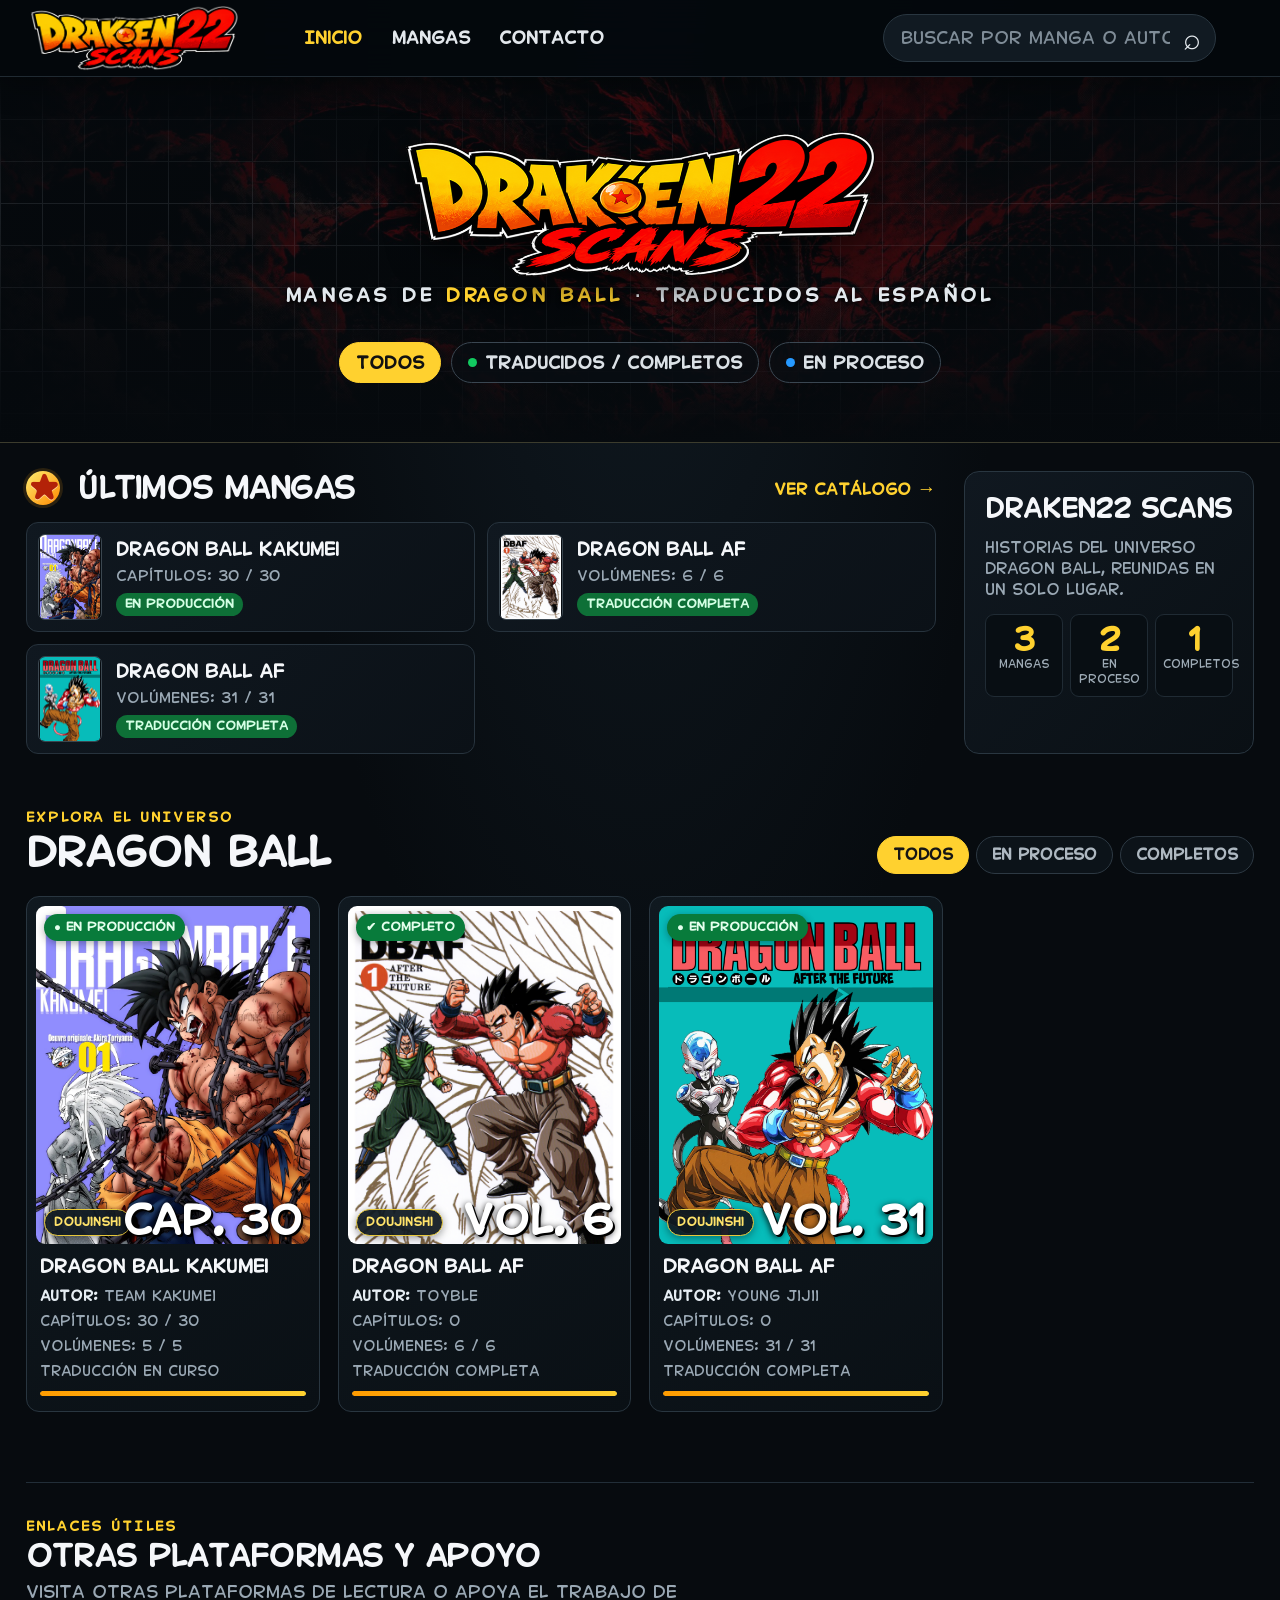
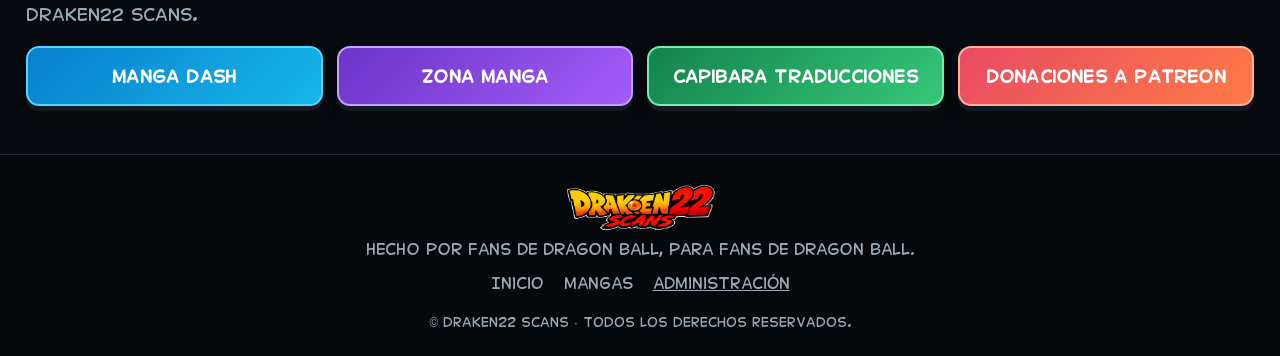
<file: index.html>
<!-- DRAKEN22 SCANS: página principal. Aquí se organiza la estructura visible; el aspecto está en styles.css y la lógica en app.js. -->
<!doctype html>
<html lang="es">

<head>
  <meta charset="utf-8">
  <meta name="viewport" content="width=device-width, initial-scale=1">
  <meta name="theme-color" content="#070b0f">
  <title>Draken22 Scans — Manga de Dragon Ball en español</title>
  <meta name="description" content="Explora mangas y fanmangas de Dragon Ball en español y encuentra dónde leerlos.">
  <meta property="og:title" content="Draken22 Scans">
  <meta property="og:description" content="Mangas y fanmangas de Dragon Ball en español y enlaces para leerlos.">
  <meta property="og:type" content="website">
  <link rel="icon" href="assets/favicon.ico">
  <link rel="stylesheet" href="styles.css">
  <script src="catalogo.js" defer></script>
  <script src="app.js" defer></script>
</head>

<body>
  <!-- NAVEGACIÓN: logo, enlaces Inicio/Mangas/Contacto, búsqueda y acciones de administración. -->
  <nav class="topnav">
    <div class="nav-inner wrap">
      <a class="brand" href="index.html" aria-label="Draken22 Scans, inicio"><img src="assets/logo-draken22.png"
          alt="Draken22 Scans"></a>
      <div class="nav-links"><a class="nav-link active" href="#inicio">Inicio</a><a class="nav-link"
          href="#catalogo">Mangas</a><a
          class="nav-link" href="#footer">Contacto</a></div>
      <label class="nav-search"><span class="sr-only">Buscar mangas</span><input id="search" class="field search"
          placeholder="Buscar por manga o autor..." aria-label="Buscar por manga o autor"><span class="search-icon"
          aria-hidden="true">⌕</span></label>
      <div class="nav-actions"><button id="add-manga" class="btn-secondary hidden">＋ Agregar manga</button><button
          id="sign-out" class="link-button hidden">Salir</button></div>
    </div>
  </nav>

  <!-- PORTADA PRINCIPAL: imagen de fondo, logo, lema y filtros rápidos del catálogo. -->
  <header id="inicio" class="hero">
    <img class="hero-bg" src="assets/hero.jpg" alt="" aria-hidden="true">
    <div class="hero-overlay"></div>
    <div class="hero-grid"></div>
    <div class="hero-content wrap">
      <img class="hero-logo" src="assets/logo-draken22.png" alt="Draken22 Scans">
      <p class="hero-subtitle">MANGAS DE <strong>DRAGON BALL</strong> · TRADUCIDOS AL ESPAÑOL</p>
      <div class="hero-pills" role="group" aria-label="Filtrar mangas"><button class="pill pill-active"
          data-filter="todos">Todos</button><button class="pill" data-filter="completo"><span
            class="status-dot green"></span> Traducidos / completos</button><button class="pill"
          data-filter="produccion"><span class="status-dot blue"></span> En proceso</button></div>
      
    </div>

  </header>

  <!-- RESUMEN: últimos mangas y contadores generales. app.js rellena estos espacios. -->
  <section class="updates wrap" aria-labelledby="updates-title">
    <div class="updates-main">
      <div class="section-heading">
        <h2 id="updates-title" class="section-title"><span class="dragon-icon">★</span> Últimos mangas</h2><a
          class="see-all" href="#catalogo">Ver catálogo <span>→</span></a>
      </div>
      <div id="updates-list" class="updates-grid">
        <p class="muted">Cargando mangas…</p>
      </div>
    </div>
    <aside class="stats panel">
      <h3>Draken22 Scans</h3>
      <p class="stats-intro">Historias del universo Dragon Ball, reunidas en un solo lugar.</p>
      <div class="stats-row">
        <div class="stat-box"><b id="count-all" class="stat-num">0</b><span class="stat-label">Mangas</span></div>
        <div class="stat-box"><b id="count-prod" class="stat-num">0</b><span class="stat-label">En proceso</span></div>
        <div class="stat-box"><b id="count-done" class="stat-num">0</b><span class="stat-label">Completos</span></div>
      </div>
    </aside>
  </section>

  <!-- CATÁLOGO: aquí se dibujan las tarjetas de mangas desde catalogo.js mediante app.js. -->
  <main id="catalogo" class="wrap catalog">
    <div class="catalog-heading">
      <div>
        <p class="eyebrow">EXPLORA EL UNIVERSO</p>
        <h2 class="section-title catalog-title">Dragon Ball</h2>
      </div>
      <div class="tabs" role="group" aria-label="Filtrar catálogo"><button class="tab tab-active"
          data-filter="todos">Todos</button><button class="tab" data-filter="produccion">En proceso</button><button
          class="tab" data-filter="completo">Completos</button></div>
    </div>
    <div id="catalog-grid" class="catalog-grid">
      <p class="muted">Cargando catálogo…</p>
    </div>
  </main>

  <!-- BOTONES EXTERNOS INDEPENDIENTES: cambia el texto y href de cada enlace aquí. No forman parte de las fichas de manga. -->
  <section class="platform-section wrap" id="otras-plataformas" aria-labelledby="platform-title">
    <div class="section-heading">
      <div>
        <p class="eyebrow">ENLACES ÚTILES</p>
        <h2 id="platform-title" class="section-title">Otras plataformas y apoyo</h2>
        <p class="platform-intro">Visita otras plataformas de lectura o apoya el trabajo de Draken22 Scans.</p>
      </div>
    </div>
    <div class="platform-directory" aria-label="Enlaces a otras plataformas">
      <a class="platform-button" href="https://mangadash.com/" target="_blank" rel="noopener noreferrer">Manga Dash</a>
      <a class="platform-button" href="https://zonatmo.com/" target="_blank" rel="noopener noreferrer">Zona Manga</a>
      <a class="platform-button" href="https://capibaratraducciones.com/" target="_blank" rel="noopener noreferrer">Capibara Traducciones</a>
      <a class="platform-button platform-patreon" href="https://www.patreon.com/" target="_blank" rel="noopener noreferrer">Donaciones a Patreon</a>
    </div>
  </section>
<!-- PIE DE PÁGINA: información de contacto y créditos del sitio. -->
<footer id="footer" class="footer"><img src="assets/logo-draken22.png" alt="Draken22 Scans" class="footer-logo">
    <p>Hecho por fans de Dragon Ball, para fans de Dragon Ball.</p>
    <div class="footer-links"><a href="#inicio">Inicio</a><a href="#catalogo">Mangas</a><a id="team-link"
        class="link-button" href="administrar.html">Administración</a></div><small>© Draken22 Scans · Todos los derechos
      reservados.</small>
  </footer>
  <div id="modal-root"></div>
</body>

</html>
</file>
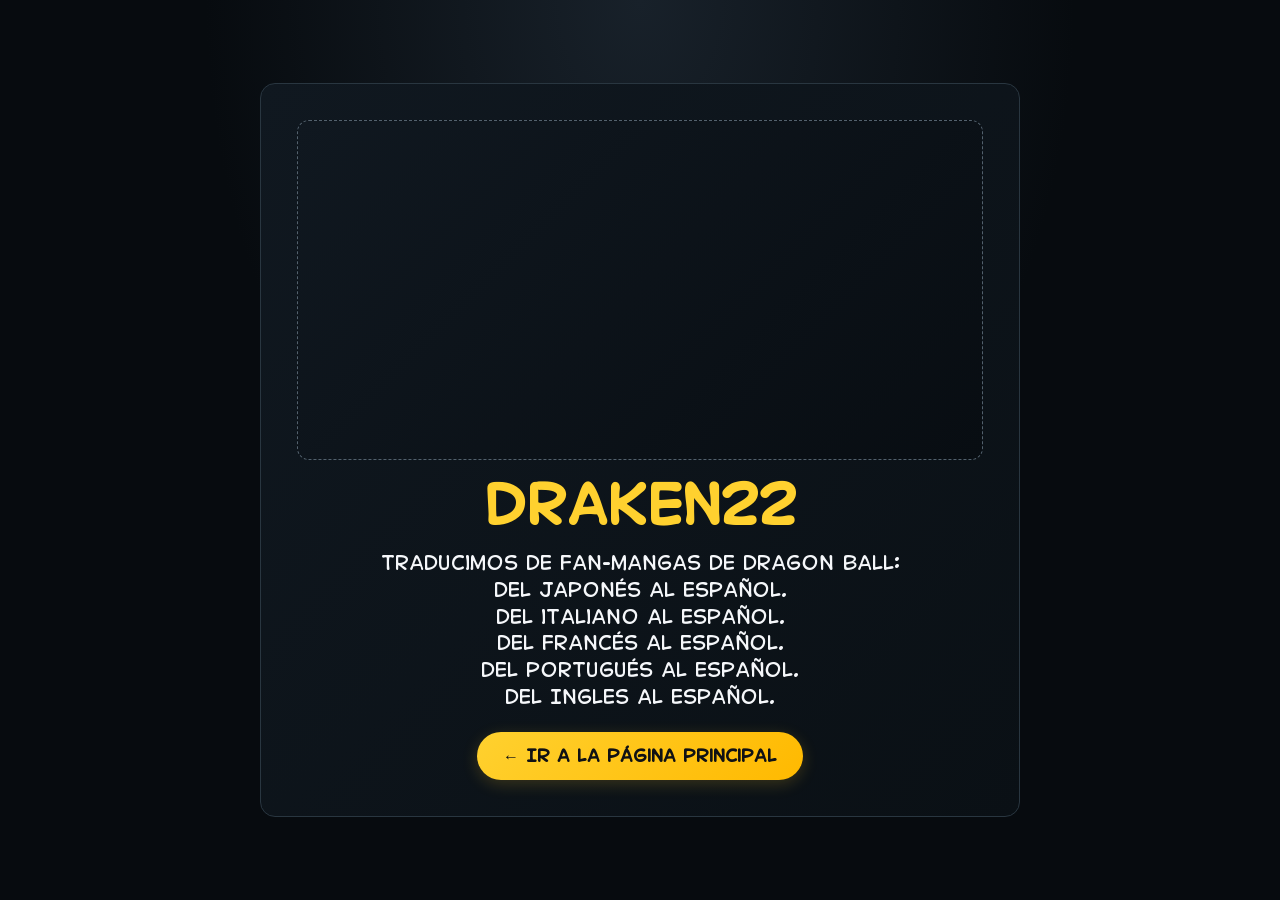
<file: acceso.html>
<!-- PÁGINA DE ACCESO: estructura visual para la pantalla de acceso; sus estilos generales están en styles.css. Los estilos compartidos están en styles.css. -->
<!doctype html>
<html lang="es">

<head>
    <meta charset="utf-8">
    <meta name="viewport" content="width=device-width, initial-scale=1">
    <meta name="robots" content="noindex">
    <meta name="theme-color" content="#070b0f">
    <title>Sobre las traducciones — Draken22 Scans</title>
    <link rel="icon" href="assets/favicon.ico">
    <link rel="stylesheet" href="styles.css">
</head>

<body class="info-page">
    <!-- CONTENIDO PRINCIPAL de esta página informativa. -->
    <main class="info-panel panel">
        <div class="info-image" role="img" aria-label="Imagen personalizada de Draken22 Scans"></div>
        <h1 class="info-title">Draken22</h1>
        <p class="info-copy">Traducimos de Fan-Mangas de Dragon Ball:<br>
            del Japonés al Español.<br>
            del italiano al Español.<br>
            del francés al Español.<br>
            del portugués al Español.<br>
            del Ingles al Español.</p>
        <a class="btn-yellow info-home" href="index.html">← Ir a la página principal</a>
    </main>
</body>

</html>
</file>
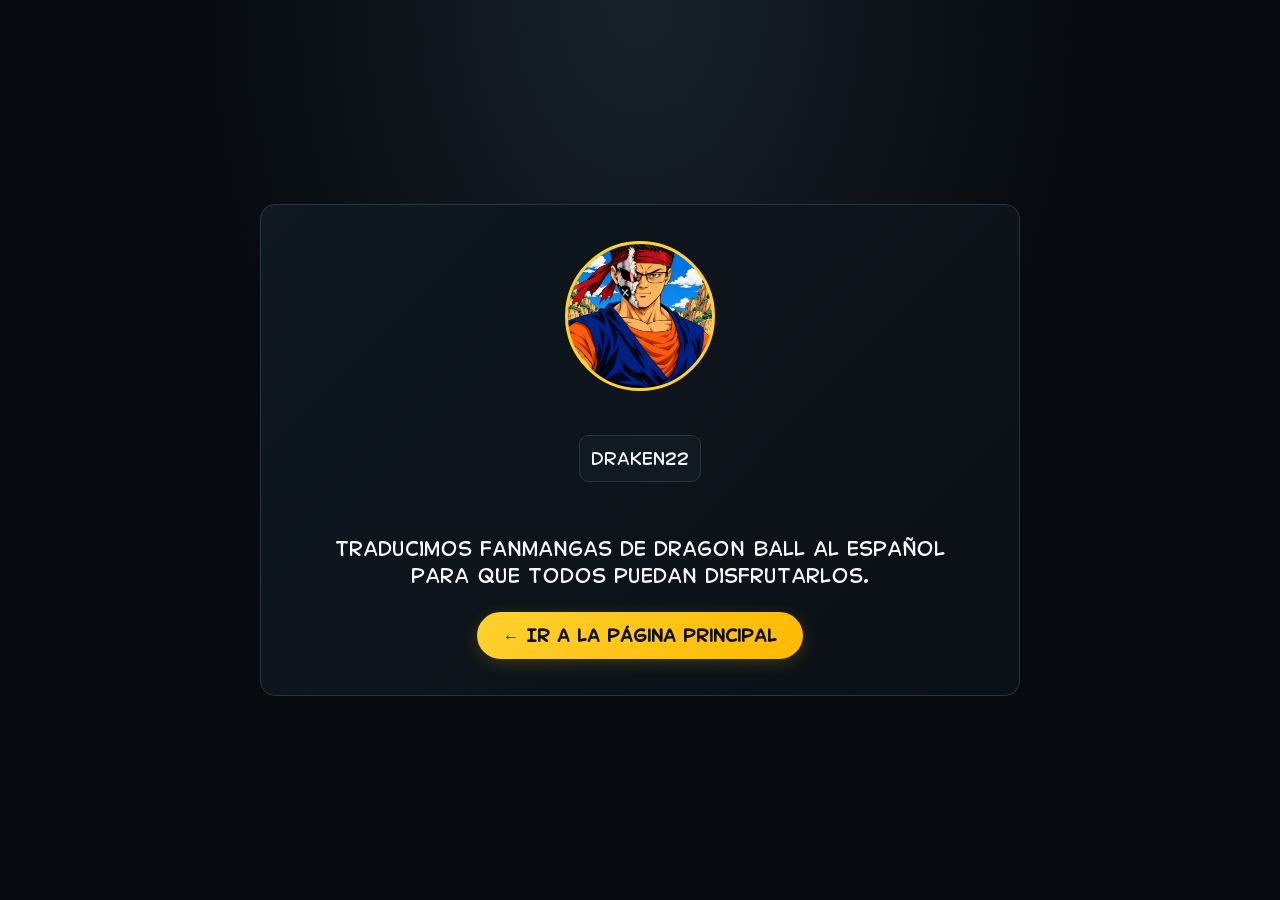
<file: administrar.html>
<!-- PÁGINA DE ADMINISTRACIÓN/INFORMACIÓN: contiene instrucciones y accesos relacionados con la gestión del sitio. Los estilos compartidos están en styles.css. -->
<!doctype html>
<html lang="es">

<head>
    <meta charset="utf-8">
    <meta name="viewport" content="width=device-width, initial-scale=1">
    <meta name="robots" content="noindex">
    <meta name="theme-color" content="#070b0f">
    <title>Sobre las traducciones — Draken22 Scans</title>
    <link rel="icon" href="assets/favicon.ico">
    <link rel="stylesheet" href="styles.css">
</head>

<body class="info-page">
    <!-- CONTENIDO PRINCIPAL de esta página informativa. -->
    <main class="info-panel panel">
        <div class="info-image" id="avatar-preview" role="img" aria-label="Avatar de Draken22 Scans"></div>
        <div class="avatar-picker">
            <label for="avatar-choice"></label>
            <select id="avatar-choice" aria-label="Avatar">
                <option value="portadas/Avatar.png">Draken22</option>
            </select>
        </div>
        <h1 class="info-title"></h1>
        <p class="info-copy">Traducimos fanmangas de Dragon Ball al español para que todos puedan disfrutarlos.</p>
        <a class="btn-yellow info-home" href="index.html">← Ir a la página principal</a>
    </main>
<script>
(() => {
  const select = document.getElementById('avatar-choice');
  const preview = document.getElementById('avatar-preview');
  select.value = 'portadas/Avatar.png';
  const update = () => {
    preview.style.backgroundImage = `url("${select.value}")`;
  };
  select.addEventListener('change', update);
  update();
})();
</script>
</body>

</html>
</file>
<file: styles.css>
/* DRAKEN22 SCANS — Estilos del sitio */

/* Fuente local: coloca Shonen.woff2 en la carpeta Fonts */
@font-face {
  font-family: "ShonenLocal";
  src: url("./Fonts/Shonen.woff2") format("woff2");
  font-style: normal;
  font-weight: 400;
  font-display: swap;
}

/* Variables */
:root {
  color-scheme: dark;
  --bg: #070b0f;
  --bg2: #0b1117;
  --card: #0e151c;
  --card2: #111b23;
  --text: #f5f7fa;
  --muted: #9aa8b4;
  --line: #26323b;
  --yellow: #ffd12f;
  --yellow2: #ffb900;
  --red: #ff202a;
  --green: #18b957;
  --blue: #2699ff;
  --radius: 15px;
  --shadow: 0 18px 50px #0008;
}

* { box-sizing: border-box; }

html {
  scroll-behavior: smooth;
  scroll-padding-top: 95px;
}

body {
  margin: 0;
  background: radial-gradient(ellipse at 50% 0, #111b23 0, transparent 42%), var(--bg);
  color: var(--text);
  font-family: "ShonenLocal", Arial, sans-serif;
  font-size: 16px;
  line-height: 1.45;
}

/* Los controles heredan la fuente del sitio */
button, input, textarea, select { font: inherit; }
button { cursor: pointer; }
button:disabled { opacity: .6; cursor: wait; }
a { color: inherit; text-decoration: none; }
.hidden { display: none !important; }

.wrap { width: min(1480px, calc(100% - 52px)); margin-inline: auto; }
.muted { color: var(--muted); }

.sr-only {
  position: absolute; width: 1px; height: 1px; padding: 0; margin: -1px;
  overflow: hidden; clip: rect(0, 0, 0, 0); white-space: nowrap; border: 0;
}

/* Navegación */
.topnav {
  position: sticky; top: 0; z-index: 50;
  background: rgba(4, 8, 12, .94); backdrop-filter: blur(18px);
  border-bottom: 1px solid #202a32; box-shadow: 0 8px 30px #0005;
}
.nav-inner { min-height: 76px; display: flex; align-items: center; gap: clamp(18px, 3vw, 44px); }
.brand { display: flex; align-items: center; flex: 0 0 240px; height: 66px; overflow: hidden; }
.brand img { width: 100%; height: 100%; object-fit: contain; object-position: left center; }
.nav-links { display: flex; align-items: center; gap: clamp(16px, 2.3vw, 38px); white-space: nowrap; }
.nav-link {
  display: inline-flex; align-items: center; gap: 7px; background: none; border: 0;
  color: #e2e7ec; font-weight: 700; padding: 12px 0; transition: color .2s;
}
.nav-link:hover, .nav-link.active { color: var(--yellow); }
.nav-link.active:before { content: none; display: none; }
.nav-search { margin-left: auto; position: relative; display: block; width: min(340px, 26vw); }
.field {
  width: 100%; min-width: 0; border: 1px solid #293640; border-radius: 10px;
  background: #111a22; color: var(--text); padding: 12px 14px; outline: none;
  transition: border-color .2s, box-shadow .2s;
}
.field::placeholder { color: #7f8c97; }
.field:focus { border-color: #f3c52b; box-shadow: 0 0 0 3px #ffd12f20; }
.search { padding: 11px 45px 11px 17px; border-radius: 24px; }
.search-icon {
  position: absolute; right: 15px; top: 50%; transform: translateY(-54%);
  font-size: 1.9rem; line-height: 1; color: #e9eef2;
}
.nav-actions { display: flex; align-items: center; gap: 10px; }
.btn-secondary {
  background: #151e26; border: 1px solid #3a4650; color: #fff;
  border-radius: 10px; padding: 10px 13px; font-weight: 700;
}
.link-button { background: transparent; border: 0; color: var(--muted); text-decoration: underline; }

/* Portada principal */
.hero {
  position: relative; isolation: isolate; min-height: 365px; overflow: hidden;
  border-bottom: 1px solid #3c3c2d; background: #0a1015;
}
.hero-bg, .hero-overlay, .hero-grid {
  position: absolute; inset: 0; width: 100%; height: 100%; pointer-events: none;
}
.hero-bg { z-index: -3; object-fit: cover; object-position: center 40%; opacity: .58; filter: saturate(1.1); }
.hero-overlay {
  z-index: -2;
  background: linear-gradient(90deg, #05090de8, #05090d72 48%, #05090de0), linear-gradient(0deg, #070b0f 0%, transparent 45%, #070b0f44);
}
.hero-grid {
  z-index: -1; opacity: .12;
  background-image: linear-gradient(#b3c0cc 1px, transparent 1px), linear-gradient(90deg, #b3c0cc 1px, transparent 1px);
  background-size: 42px 42px; mask-image: linear-gradient(to bottom, transparent, #000 35%, transparent);
}
.hero-content {
  min-height: 365px; display: flex; flex-direction: column; align-items: center;
  justify-content: center; padding: 23px 0 30px; text-align: center;
}
.hero-logo {
  display: block; width: min(490px, 68vw); max-height: 160px; object-fit: contain;
  filter: drop-shadow(0 10px 18px #000b); margin: 0 auto 4px;
}
.hero-subtitle {
  margin: 0 0 18px; font-family: "ShonenLocal", Arial, sans-serif; font-weight: 700;
  font-size: clamp(.85rem, 1.5vw, 1.1rem); letter-spacing: .2em; color: #e2e8ed;
  text-shadow: 0 2px 5px #000;
}
.hero-subtitle strong { color: var(--yellow); }
.hero-search-wrap {
  width: min(760px, 100%); display: flex; align-items: center; gap: 12px;
  padding: 4px 5px 4px 18px; border: 1px solid #64717c; border-radius: 30px;
  background: #0b1219ed; box-shadow: 0 12px 35px #0008;
}
.hero-search-icon { font-size: 2rem; line-height: 1; color: #edf2f6; }
.hero-search { border: 0; background: transparent; box-shadow: none !important; padding: 12px 0; }
.btn-yellow {
  display: inline-flex; justify-content: center; align-items: center; gap: 8px; flex-shrink: 0;
  background: linear-gradient(135deg, var(--yellow), var(--yellow2)); color: #101114;
  border: 0; border-radius: 999px; padding: 12px 26px; font-weight: 800;
  box-shadow: 0 4px 16px #ffcc2430; transition: transform .18s, filter .18s;
}
.btn-yellow:hover { transform: translateY(-2px); filter: brightness(1.08); }
.hero-pills { display: flex; align-items: center; justify-content: center; gap: 10px; flex-wrap: wrap; margin-top: 16px; }
.pill {
  display: inline-flex; align-items: center; gap: 8px; padding: 8px 16px;
  border: 1px solid #3a4651; border-radius: 999px; background: #080d12c9;
  color: #dbe1e6; font-weight: 600; transition: all .2s;
}
.pill:hover, .pill-active { border-color: var(--yellow); background: var(--yellow); color: #111; }
.status-dot { width: 9px; height: 9px; border-radius: 50%; display: inline-block; }
.green { background: #12ca60; }
.blue { background: #2699ff; }

/* Actualizaciones y estadísticas */
.updates { display: grid; grid-template-columns: minmax(0, 1fr) 290px; gap: 28px; padding-top: 28px; }
.updates-main { min-width: 0; }
.section-heading, .catalog-heading { display: flex; align-items: center; justify-content: space-between; gap: 18px; }
.section-heading { margin-bottom: 17px; }
.section-title {
  font-family: "ShonenLocal", Arial, sans-serif; font-size: clamp(1.7rem, 2.2vw, 2.25rem);
  font-weight: 800; letter-spacing: -.02em; margin: 0; line-height: 1.15;
}
.dragon-icon {
  display: inline-grid; place-items: center; width: 34px; height: 34px; border-radius: 50%;
  margin-right: 7px; background: linear-gradient(135deg, #ffed70, #ff8a00);
  color: #b32208; text-shadow: 0 1px #fff8; box-shadow: 0 0 0 3px #f3a41a25;
}
.see-all { font-size: .92rem; color: var(--yellow); font-weight: 700; white-space: nowrap; }
.see-all span { font-size: 1.2rem; }
.updates-grid { display: grid; grid-template-columns: repeat(2, minmax(0, 1fr)); gap: 12px; }
.update-row {
  display: flex; align-items: center; gap: 14px; min-width: 0; padding: 11px;
  background: linear-gradient(135deg, #101820, #0b1117); border: 1px solid #27333d;
  border-radius: 12px; transition: transform .2s, border-color .2s, background .2s;
}
.update-row:hover { transform: translateY(-3px); border-color: #6e5d1e; background: #131d25; }
.update-row img {
  width: 64px; height: 86px; flex-shrink: 0; object-fit: contain; background: #080d12;
  border-radius: 7px; border: 1px solid #3b4750;
}
.update-title { font-weight: 800; font-size: 1.05rem; white-space: nowrap; overflow: hidden; text-overflow: ellipsis; margin: 0 0 4px; }
.update-meta { font-size: .85rem; color: var(--muted); margin: 4px 0; }
.mini-tag { display: inline-block; font-size: .72rem; font-weight: 700; padding: 3px 9px; border-radius: 99px; }
.mini-prod, .mini-done { background: #0e7037; color: #d4ffe4; }
.panel { background: linear-gradient(135deg, #101820, #0a1015); border: 1px solid #293640; border-radius: 15px; }
.stats { align-self: stretch; padding: 20px; display: flex; flex-direction: column; gap: 10px; }
.stats h3 { font-family: "ShonenLocal", Arial, sans-serif; font-size: 1.5rem; margin: 0; font-weight: 800; }
.stats-intro { color: var(--muted); font-size: .9rem; margin: 0; }
.stats-row { display: grid; grid-template-columns: repeat(3, minmax(0, 1fr)); gap: 7px; margin: 5px 0; }
.stat-box { display: flex; flex-direction: column; gap: 1px; padding: 9px 7px; background: #080e13; border: 1px solid #202b34; border-radius: 9px; text-align: center; }
.stat-num { font-family: "ShonenLocal", Arial, sans-serif; font-size: 1.8rem; color: var(--yellow); font-weight: 800; line-height: 1.1; }
.stat-label { font-size: .65rem; color: #9eabb6; }

/* Catálogo */
.catalog { padding-top: 54px; padding-bottom: 70px; }
.catalog-heading { align-items: flex-end; margin-bottom: 22px; }
.eyebrow { margin: 0 0 4px; color: var(--yellow); font-family: "ShonenLocal", Arial, sans-serif; font-weight: 800; letter-spacing: .18em; font-size: .78rem; }
.catalog-title { font-size: clamp(2rem, 3vw, 2.6rem); }
.tabs { display: flex; gap: 7px; flex-wrap: wrap; }
.tab { border: 1px solid #2d3943; border-radius: 999px; background: #0c1319; color: #aeb8c1; padding: 8px 15px; font-size: .88rem; font-weight: 700; transition: all .2s; }
.tab:hover, .tab-active { color: #151515; background: var(--yellow); border-color: var(--yellow); }
.catalog-grid { display: grid; grid-template-columns: repeat(4, minmax(0, 1fr)); gap: 18px; }
.manga-card {
  cursor: pointer; position: relative; min-width: 0; overflow: hidden;
  background: linear-gradient(145deg, #101920, #0a1015); border: 1px solid #293640;
  border-radius: 13px; transition: transform .22s, border-color .22s, box-shadow .22s; animation: rise .4s both;
}
.manga-card.admin-card { cursor: pointer; }
.manga-card:hover { transform: translateY(-5px); border-color: #c4a51c; box-shadow: 0 12px 32px #0008, 0 0 0 1px #ffd12f16; }
.manga-image-wrap {
  position: relative; aspect-ratio: 3/3.7; overflow: hidden;
  background: linear-gradient(145deg, #111a22, #070b0f); margin: 9px 9px 0;
  border-radius: 9px; display: grid; place-items: center;
}
.manga-img { display: block; width: 100%; height: 100%; object-fit: contain; object-position: center; transition: transform .35s, filter .35s; }
.manga-card:hover .manga-img { transform: scale(1.02); filter: saturate(1.08); }
.badge { position: absolute; left: 8px; top: 8px; padding: 5px 10px; border-radius: 999px; font-size: .72rem; font-weight: 800; box-shadow: 0 2px 8px #0005; }
.badge-prod, .badge-done { background: #087b3b; color: #e4ffed; }
.chapter-num { position: absolute; right: 8px; bottom: 4px; font-family: "ShonenLocal", Arial, sans-serif; font-size: 2.4rem; font-weight: 800; line-height: 1; color: #fff; text-shadow: 0 2px 7px #000, 2px 2px 0 #000; }
.manga-info { padding: 12px 13px 15px; display: flex; flex-direction: column; gap: 6px; }
.manga-title { font-size: 1.08rem; font-weight: 800; line-height: 1.2; margin: 0 0 5px; overflow-wrap: anywhere; }
.manga-meta { font-size: .82rem; color: var(--muted); margin: 0; line-height: 1.45; }
.progress { height: 5px; overflow: hidden; background: #27333d; border-radius: 99px; margin-top: 11px; }
.progress-bar { height: 100%; border-radius: 99px; background: linear-gradient(90deg, #ff9c00, var(--yellow)); }
.empty-state { grid-column: 1/-1; padding: 42px 20px; text-align: center; color: var(--muted); border: 1px dashed #3a4650; border-radius: 13px; background: #0c1319; }

/* Pie de página */
.footer { border-top: 1px solid #25313a; background: #05080b; text-align: center; padding: 28px 20px 24px; color: var(--muted); }
.footer-logo { display: block; width: 155px; height: 48px; object-fit: contain; margin: 0 auto 8px; }
.footer p { margin: 0 0 14px; font-size: .9rem; }
.footer-links { display: flex; justify-content: center; gap: 20px; margin-bottom: 14px; font-size: .88rem; }
.footer-links a:hover, .footer-links button:hover { color: var(--yellow); }
.footer small { font-size: .75rem; }

/* Ventanas y formularios */
.modal-backdrop { position: fixed; inset: 0; z-index: 100; display: flex; align-items: center; justify-content: center; padding: 20px; background: #000b; backdrop-filter: blur(8px); }
.modal-panel { width: min(100%, 510px); max-height: min(92vh, 850px); overflow: auto; padding: 27px; background: linear-gradient(145deg, #101820, #070c10); border: 1px solid #3b454d; border-radius: 18px; box-shadow: 0 30px 100px #000c; }
.modal-panel h2 { font-family: "ShonenLocal", Arial, sans-serif; font-size: 2rem; font-weight: 800; line-height: 1.1; margin: 0 0 10px; }
.form-stack { display: grid; gap: 15px; }
.form-stack>p { margin: 0; }
.field-label { display: block; font-size: .88rem; font-weight: 700; color: #dce2e7; margin-bottom: 7px; }
.form-stack input[type=file] { padding: 10px; }
.form-stack textarea { resize: vertical; min-height: 95px; }
.form-row { display: grid; grid-template-columns: 1fr 1fr; gap: 12px; }
.form-actions { display: flex; gap: 10px; align-items: center; padding-top: 5px; }
.form-actions>* { flex: 1; }
.btn-slash { display: inline-flex; justify-content: center; align-items: center; gap: 8px; border: 0; border-radius: 10px; background: linear-gradient(135deg, #ff343b, #e90012); color: #fff; font-weight: 800; padding: 12px 18px; transition: transform .18s, filter .18s; }
.btn-slash:hover { transform: translateY(-2px); filter: brightness(1.08); }
.btn-ghost-slash { display: inline-flex; justify-content: center; align-items: center; border: 1px solid #3b4750; border-radius: 10px; background: #141d25; color: #e5ebef; font-weight: 700; padding: 10px 15px; }
.full { width: 100%; }
.error-text { font-size: .9rem; color: #ff858a; min-height: 1em; margin: 0; }
.success-title { color: #6ce59b; }
.request-item h3 { font-size: 1.15rem; margin: 0; }
.request-item p { margin: 5px 0; font-size: .9rem; }
.access-page { min-height: 100vh; display: grid; place-items: center; padding: 20px; }
.access-panel { width: min(100%, 390px); padding: 30px; display: grid; gap: 15px; }
.access-brand { font-size: 2rem; }
.access-title { font-family: "ShonenLocal", Arial, sans-serif; font-size: 2.5rem; margin: 0; }
.message { font-size: .9rem; color: var(--yellow); min-height: 1em; margin: 0; }
.text-link { justify-self: start; color: var(--muted); padding: 0; }
.back-home { font-size: .85rem; color: var(--muted); margin: 0; }
.back-home a { text-decoration: underline; }

/* Animación de tarjetas */
@keyframes rise {
  from { opacity: 0; transform: translateY(8px); }
  to { opacity: 1; transform: translateY(0); }
}

/* Pantallas medianas */
@media (max-width: 1120px) {
  .nav-inner { gap: 18px; }
  .brand { flex-basis: 185px; }
  .nav-links { gap: 17px; }
  .nav-search { width: 230px; }
  .updates { grid-template-columns: minmax(0, 1fr) 255px; }
  .catalog-grid { grid-template-columns: repeat(3, minmax(0, 1fr)); }
}

/* Tabletas */
@media (max-width: 850px) {
  .nav-inner { flex-wrap: wrap; padding: 8px 0 12px; gap: 10px 18px; }
  .brand { height: 54px; flex-basis: 165px; }
  .nav-links { order: 3; width: 100%; justify-content: center; gap: clamp(15px, 5vw, 35px); border-top: 1px solid #202a32; }
  .nav-search { margin-left: auto; flex: 1; width: auto; min-width: 170px; }
  .nav-actions { margin-left: 0; }
  .hero, .hero-content { min-height: 340px; }
  .hero-bg { object-position: center; }
  .updates { grid-template-columns: 1fr; }
  .stats { display: grid; grid-template-columns: 1fr; gap: 10px; }
  .stats-row { max-width: 450px; }
  .stats .full { max-width: 340px; }
  .updates-grid { grid-template-columns: repeat(2, minmax(0, 1fr)); }
  .catalog-grid { grid-template-columns: repeat(3, minmax(0, 1fr)); }
}

/* Móviles */
@media (max-width: 580px) {
  .wrap { width: calc(100% - 28px); }
  .brand { height: 48px; flex-basis: 140px; }
  .nav-search { order: 2; flex-basis: 100%; width: 100%; margin: 0; }
  .nav-links { gap: 0; justify-content: space-between; order: 3; }
  .nav-link { font-size: .85rem; }
  .nav-link.active:before { display: none; }
  .nav-actions { position: absolute; right: 14px; top: 12px; }
  .nav-actions .btn-secondary { font-size: .72rem; padding: 7px; }
  .hero, .hero-content { min-height: 350px; }
  .hero-content { padding: 23px 0 72px; }
  .hero-logo { width: min(380px, 92vw); max-height: 125px; }
  .hero-subtitle { max-width: 300px; font-size: .78rem; letter-spacing: .12em; margin-bottom: 14px; }
  .hero-search-wrap { gap: 7px; padding-left: 12px; }
  .hero-search-icon { font-size: 1.6rem; }
  .hero-search { font-size: .88rem; padding: 10px 0; }
  .hero-search-wrap .btn-yellow { padding: 10px 16px; font-size: .85rem; }
  .hero-pills { gap: 7px; margin-top: 13px; }
  .pill { font-size: .75rem; padding: 7px 10px; }
  .updates { padding-top: 24px; gap: 17px; }
  .section-heading { align-items: center; }
  .section-title { font-size: 1.65rem; }
  .dragon-icon { width: 28px; height: 28px; font-size: .9rem; }
  .see-all { font-size: .78rem; }
  .updates-grid { grid-template-columns: 1fr; gap: 9px; }
  .update-row { padding: 9px; }
  .update-row img { width: 54px; height: 72px; }
  .stats { padding: 15px; }
  .stats h3 { font-size: 1.3rem; }
  .catalog { padding-top: 38px; padding-bottom: 48px; }
  .catalog-heading { align-items: flex-start; flex-direction: column; gap: 14px; }
  .catalog-title { font-size: 2rem; }
  .tabs { width: 100%; gap: 6px; }
  .tab { padding: 7px 11px; font-size: .78rem; }
  .catalog-grid { grid-template-columns: repeat(2, minmax(0, 1fr)); gap: 10px; }
  .manga-image-wrap { margin: 6px 6px 0; aspect-ratio: 3/3.9; }
  .manga-info { padding: 10px; }
  .manga-title { font-size: .95rem; }
  .manga-meta { font-size: .75rem; }
  .chapter-num { font-size: 1.9rem; }
  .badge { font-size: .62rem; padding: 4px 7px; left: 5px; top: 5px; }
  .form-row { grid-template-columns: 1fr; }
  .modal-backdrop { padding: 10px; }
  .modal-panel { padding: 20px; border-radius: 14px; }
  .modal-panel h2 { font-size: 1.8rem; }
  .footer-links { gap: 13px; flex-wrap: wrap; }
  .footer-logo { width: 130px; height: 42px; }
}

/* Accesibilidad */
@media (prefers-reduced-motion: reduce) {
  *, *::before, *::after {
    scroll-behavior: auto !important;
    animation-duration: .01ms !important;
    animation-iteration-count: 1 !important;
    transition-duration: .01ms !important;
  }
}

/* Página informativa */
.info-page {
  min-height: 100vh; display: grid; place-items: center; padding: 24px;
  background: radial-gradient(ellipse at 50% 0, #18212a 0, transparent 48%), var(--bg);
}
.info-panel {
  width: min(100%, 760px); padding: clamp(18px, 4vw, 36px); display: flex;
  flex-direction: column; align-items: center; text-align: center; gap: 18px;
}
.info-image {
  width: 100%; height: clamp(180px, 32vw, 340px); border: 1px dashed #53616d;
  border-radius: 12px; background-color: #080d12;
  background-image: linear-gradient(135deg, #101820, #080d12);
  background-position: center; background-size: cover; overflow: hidden;
}
.info-title { font-family: "ShonenLocal", Arial, sans-serif; color: var(--yellow); font-size: clamp(2rem, 5vw, 3.2rem); line-height: 1.05; margin: 0; }
.info-copy { max-width: 620px; color: var(--text); font-size: clamp(1rem, 2vw, 1.15rem); margin: 0; }
.info-home { margin-top: 4px; text-decoration: none; }

/* Detalles del manga */
.manga-description {
  font-size: .86rem; line-height: 1.45; color: #c0cad2; margin: 2px 0 3px;
  display: -webkit-box; -webkit-line-clamp: 3; -webkit-box-orient: vertical;
  overflow: hidden; overflow-wrap: anywhere; min-height: 0;
}
.manga-details { display: flex; flex-wrap: wrap; gap: 6px 12px; margin-top: 2px; color: var(--muted); font-size: .78rem; }
.manga-details span { display: inline-flex; align-items: center; gap: 4px; }
.manga-details strong { color: #e8edf1; font-weight: 700; }
.manga-info .progress { margin-top: 4px; }
.manga-image-wrap .manga-img { background: transparent; }
#cover-preview { width: 100%; height: 180px; object-fit: contain; background: #080d12; border: 1px solid #293640; border-radius: 9px; padding: 6px; }

@media (max-width: 580px) {
  .manga-description { -webkit-line-clamp: 3; font-size: .8rem; }
  .manga-details { font-size: .72rem; gap: 5px 9px; }
  .manga-image-wrap { aspect-ratio: 3/3.7; }
}

/* Plataformas externas */
.platform-section { padding-top: 34px; padding-bottom: 48px; border-top: 1px solid #222e38; }
.platform-heading { display: flex; align-items: flex-end; justify-content: space-between; gap: 18px; margin-bottom: 18px; }
.platform-intro { color: var(--muted); margin: 8px 0 0; max-width: 680px; }
.platform-list { display: grid; gap: 13px; }
.platform-directory { display: grid; grid-template-columns: repeat(auto-fit, minmax(210px, 1fr)); gap: 14px; margin-top: 20px; }
.platform-card {
  display: flex; align-items: center; gap: 14px; min-width: 0; padding: 12px;
  background: #050607; border: 1px solid #292929; border-radius: 16px;
  transition: border-color .2s, transform .2s;
}
.platform-card:hover { border-color: #5a501f; transform: translateY(-2px); }
.platform-cover { display: block; flex: 0 0 112px; width: 112px; height: 150px; object-fit: cover; object-position: center; border-radius: 12px; background: #111820; border: 1px solid #343b42; }
.platform-info { display: flex; flex: 1; flex-direction: column; align-items: flex-start; gap: 5px; min-width: 0; }
.platform-title { font-size: 1.05rem; line-height: 1.25; font-weight: 800; margin: 0; overflow-wrap: anywhere; }
.platform-type { display: inline-flex; align-items: center; padding: 3px 9px; border-radius: 999px; background: #063d22; color: #54ed9a; font-size: .75rem; font-weight: 800; }
.platform-type.normal { background: #1b2f49; color: #9bcaff; }
.platform-description { margin: 0; color: #c4ccd3; font-size: .9rem; overflow-wrap: anywhere; }
.platform-status { margin: 0; color: #c4ccd3; font-size: .88rem; }
.platform-links-label { margin: 1px 0 0; color: #c4ccd3; font-size: .88rem; }
.platform-buttons { display: flex; flex-wrap: wrap; gap: 7px; margin-top: 1px; }
.platform-button {
  display: flex; align-items: center; justify-content: center; min-height: 60px; padding: 15px 18px;
  border: 2px solid #5b6875; border-radius: 13px; background: linear-gradient(135deg, #263746, #40586b);
  color: #fff; font-size: 1rem; font-weight: 850; text-align: center; letter-spacing: .2px;
  box-shadow: 0 5px 0 #111923, 0 8px 18px #0005;
  transition: transform .18s, filter .18s, box-shadow .18s;
}
.platform-button:hover { filter: brightness(1.2); border-color: #fff; transform: translateY(-3px); box-shadow: 0 7px 0 #111923, 0 12px 22px #0007; }
.platform-empty { padding: 22px; border: 1px dashed #3a4650; border-radius: 13px; color: var(--muted); background: #0c1319; }

@media (max-width: 580px) {
  .platform-section { padding-top: 32px; padding-bottom: 42px; }
  .platform-card { align-items: flex-start; gap: 11px; padding: 10px; }
  .platform-cover { flex-basis: 88px; width: 88px; height: 124px; border-radius: 10px; }
  .platform-title { font-size: .98rem; }
  .platform-description, .platform-status, .platform-links-label { font-size: .8rem; }
  .platform-buttons { gap: 6px; }
  .platform-button { font-size: .9rem; min-height: 54px; padding: 12px 10px; }
}

/* Etiquetas y avatar */
.type-badge { position: absolute; left: 8px; bottom: 8px; padding: 4px 9px; border: 1px solid #e7c83b; border-radius: 999px; background: #111a22eF; color: #ffe36a; font-size: .7rem; font-weight: 800; box-shadow: 0 2px 8px #0006; }
.avatar-picker { display: grid; gap: 8px; margin: 0 0 16px; text-align: left; }
.avatar-picker label { font-size: .88rem; font-weight: 700; color: #dce2e7; }
.avatar-picker select { width: 100%; border: 1px solid #293640; border-radius: 10px; background: #111a22; color: #f2f4f6; padding: 11px; }
#avatar-preview { width: 150px; height: 150px; flex: 0 0 150px; margin: 0 auto 18px; border-radius: 50%; background-size: cover; background-position: center center; background-repeat: no-repeat; overflow: hidden; border: 3px solid var(--yellow); }
.avatar-picker { max-width: 260px; margin: 0 auto 18px; text-align: center; }
.avatar-picker select { pointer-events: none; appearance: none; text-align: center; }

/* Enlaces y botones de lectura */
.links-container { display: flex; flex-wrap: wrap; gap: 8px; margin-top: 12px; }
.btn-read { display: inline-flex; align-items: center; justify-content: center; min-height: 38px; padding: 9px 14px; border-radius: 9px; background: linear-gradient(135deg, var(--yellow), var(--yellow2)); color: #111; font-weight: 800; font-size: .86rem; text-align: center; }
.btn-read:hover { filter: brightness(1.08); transform: translateY(-1px); }

/* Botones de plataformas */
.platform-section { padding-top: 34px; padding-bottom: 48px; border-top: 1px solid #222e38; }
.platform-section .section-heading { margin-bottom: 16px; }
.platform-directory .platform-button:nth-child(1) { background: linear-gradient(135deg, #087fce, #16b7e9); border-color: #54d5ff; }
.platform-directory .platform-button:nth-child(2) { background: linear-gradient(135deg, #6a35c7, #a45bfa); border-color: #c7a0ff; }
.platform-directory .platform-button:nth-child(3) { background: linear-gradient(135deg, #13834c, #36c77a); border-color: #72f0aa; }
.platform-directory .platform-patreon { background: linear-gradient(135deg, #e94b63, #ff7a45); border-color: #ffb09a; color: #fff; }
.platform-directory .platform-patreon:hover { filter: brightness(1.16); }

/* Metadatos */
.manga-meta strong { color: #e6edf3; font-weight: 800; }
</file>
